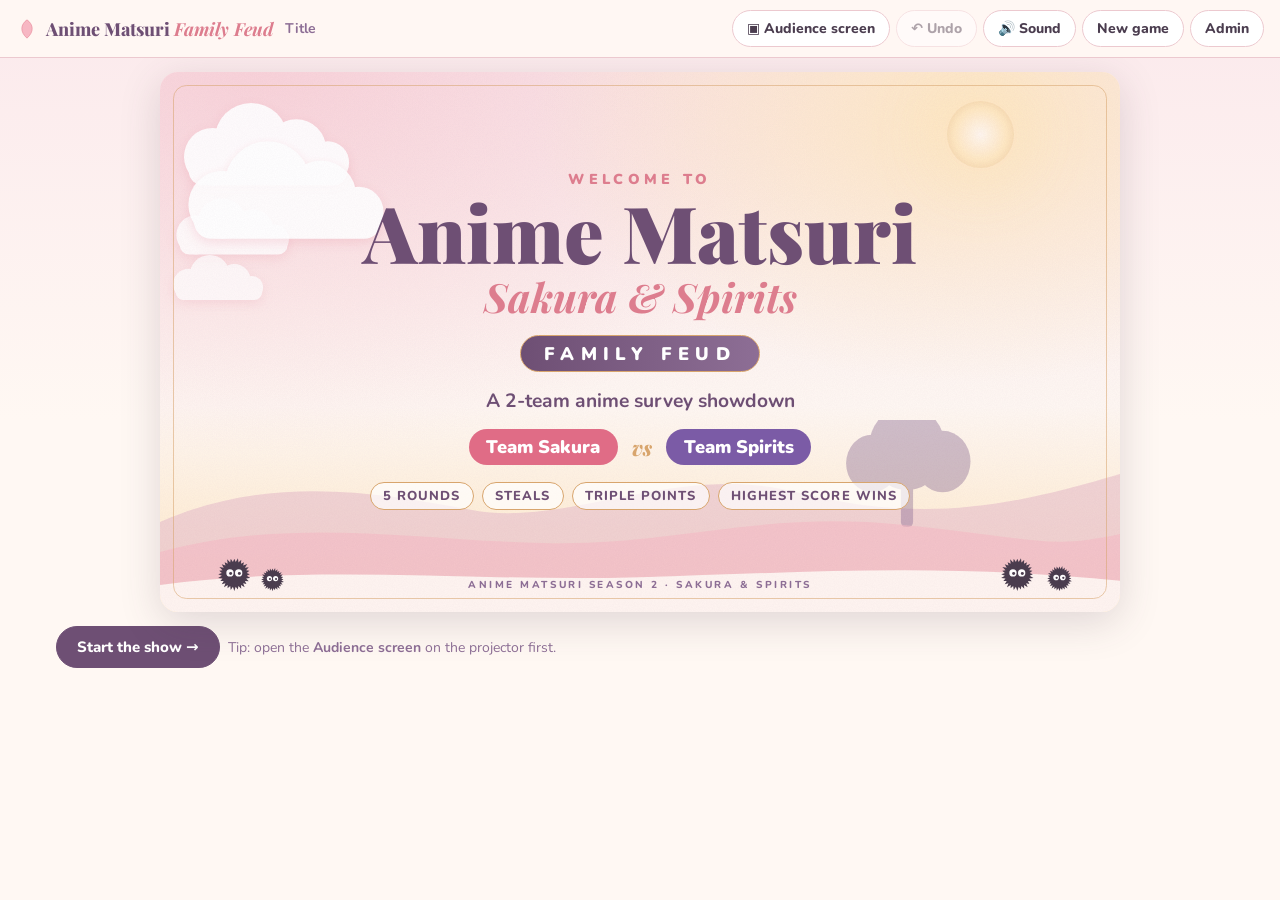
<file: index.html>
<!doctype html>
<html lang="en">
<head>
  <meta charset="utf-8">
  <meta name="viewport" content="width=device-width, initial-scale=1, viewport-fit=cover">
  <title>Anime Matsuri Family Feud</title>
  <meta name="description" content="Anime Matsuri Season 2: Sakura & Spirits — a live 2-team anime survey showdown.">
  <meta name="theme-color" content="#FFF8F3">
  <link rel="icon" href="data:image/svg+xml,%3Csvg xmlns='http://www.w3.org/2000/svg' viewBox='0 0 24 24'%3E%3Cpath d='M12 2 C 5 7 4 15 12 22 C 20 15 19 7 12 2 Z' fill='%23F7B7C3' stroke='%23E991A0'/%3E%3C/svg%3E">
  <link rel="preconnect" href="https://fonts.googleapis.com">
  <link rel="preconnect" href="https://fonts.gstatic.com" crossorigin>
  <link href="https://fonts.googleapis.com/css2?family=Nunito:wght@400;600;700;800;900&family=Playfair+Display:ital,wght@0,700;0,800;0,900;1,700&display=swap" rel="stylesheet">
  <link rel="stylesheet" href="css/style.css">
</head>
<body>
  <div class="petals" aria-hidden="true"></div>
  <div id="app"></div>
  <noscript>This game needs JavaScript.</noscript>
  <script src="js/petals.js"></script>
  <script type="module" src="js/game.js"></script>
</body>
</html>
</file>
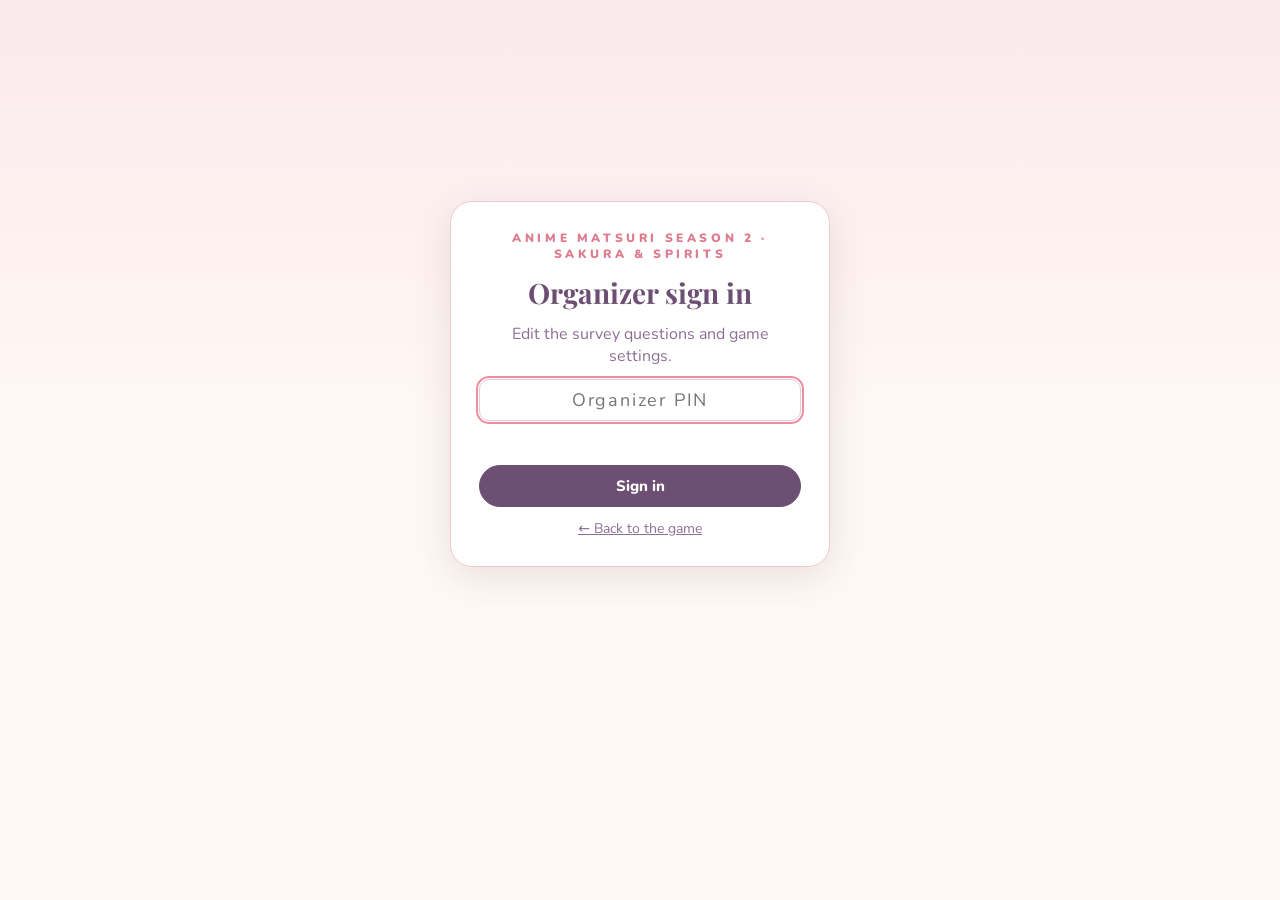
<file: admin.html>
<!doctype html>
<html lang="en">
<head>
  <meta charset="utf-8">
  <meta name="viewport" content="width=device-width, initial-scale=1, viewport-fit=cover">
  <title>Organizer Admin • Anime Matsuri Family Feud</title>
  <meta name="theme-color" content="#FFF8F3">
  <meta name="robots" content="noindex">
  <link rel="icon" href="data:image/svg+xml,%3Csvg xmlns='http://www.w3.org/2000/svg' viewBox='0 0 24 24'%3E%3Cpath d='M12 2 C 5 7 4 15 12 22 C 20 15 19 7 12 2 Z' fill='%23F7B7C3' stroke='%23E991A0'/%3E%3C/svg%3E">
  <link rel="preconnect" href="https://fonts.googleapis.com">
  <link rel="preconnect" href="https://fonts.gstatic.com" crossorigin>
  <link href="https://fonts.googleapis.com/css2?family=Nunito:wght@400;600;700;800;900&family=Playfair+Display:ital,wght@0,700;0,800;0,900;1,700&display=swap" rel="stylesheet">
  <link rel="stylesheet" href="css/style.css">
  <link rel="stylesheet" href="css/admin.css">
</head>
<body>
  <div class="petals" aria-hidden="true"></div>
  <main id="admin"></main>
  <script src="js/petals.js"></script>
  <script type="module" src="js/admin.js"></script>
</body>
</html>
</file>
<file: css/style.css>
:root {
  --cream: #FFF8F3;
  --blush: #FBE9EC;
  --pink: #F7B7C3;
  --pink-deep: #E991A0;
  --rose: #DD7D8E;
  --plum: #6E4F74;
  --plum-dark: #4B3D4F;
  --plum-soft: #8D6E95;
  --gold: #D8A56D;
  --gold-soft: #FFE8C2;
  --line: #ECC9CF;
  --team0: #E06C86;   /* Sakura */
  --team1: #7B5BA6;   /* Spirits */
  --danger: #C8394F;
  --serif: 'Playfair Display', Georgia, serif;
  --sans: 'Nunito', system-ui, sans-serif;
}

* { box-sizing: border-box; }
html, body { margin: 0; }
body {
  min-height: 100dvh;
  background: linear-gradient(180deg, var(--blush) 0, var(--cream) 420px) var(--cream);
  color: var(--plum-dark);
  font-family: var(--sans);
  -webkit-font-smoothing: antialiased;
}
button { font: inherit; color: inherit; }

/* ---------- petals ---------- */
.petals { position: fixed; inset: 0; overflow: hidden; pointer-events: none; z-index: 0; }
.petals span { position: absolute; top: -30px; opacity: .75; animation: petal-fall linear infinite; }
.petals svg { width: 100%; height: 100%; display: block; }
@keyframes petal-fall {
  0%   { transform: translate(0, -5vh) rotate(0deg); }
  100% { transform: translate(var(--drift), 110vh) rotate(540deg); }
}
#app { position: relative; z-index: 1; }

/* ---------- host layout ---------- */
.host { display: flex; flex-direction: column; min-height: 100dvh; }
.hostbar {
  display: flex; align-items: center; gap: 12px; flex-wrap: wrap;
  padding: 10px 16px; background: rgba(255, 248, 243, .92); backdrop-filter: blur(6px);
  border-bottom: 1px solid var(--line); position: sticky; top: 0; z-index: 5;
}
.brand { display: flex; align-items: center; gap: 8px; font-family: var(--serif); font-weight: 800; color: var(--plum); font-size: 18px; }
.brand svg { width: 22px; height: 22px; }
.brand em { font-style: italic; color: var(--rose); font-weight: 700; }
.where { color: var(--plum-soft); font-weight: 700; font-size: 14px; }
.bar-actions { margin-left: auto; display: flex; gap: 6px; flex-wrap: wrap; }

.stage-wrap { display: flex; justify-content: center; padding: 14px 16px 6px; }
.host .stage { width: min(100%, calc(60dvh * 16 / 9)); border-radius: 18px; box-shadow: 0 10px 40px rgba(75, 61, 79, .18); }

.controls {
  width: min(1200px, 100%); margin: 0 auto; padding: 8px 16px 32px;
  display: flex; flex-direction: column; gap: 10px;
}
.ctl-row { display: flex; align-items: center; gap: 8px; flex-wrap: wrap; }
.ctl-lbl { font-weight: 800; color: var(--plum); display: inline-flex; align-items: center; gap: 6px; }
.sep { width: 1px; align-self: stretch; background: var(--line); margin: 0 4px; }
.hint { color: var(--plum-soft); font-size: 14px; }
.warn { color: var(--danger); font-weight: 800; font-size: 13px; }

.btn {
  display: inline-flex; align-items: center; gap: 6px; text-decoration: none;
  border: 1.5px solid var(--line); background: #fff; color: var(--plum-dark);
  padding: 8px 14px; border-radius: 999px; font-weight: 800; font-size: 14px; cursor: pointer;
  transition: transform .08s, background .15s, border-color .15s;
}
.btn:hover { border-color: var(--pink-deep); background: var(--blush); }
.btn:active { transform: scale(.97); }
.btn.primary { background: var(--plum); border-color: var(--plum); color: #fff; padding: 10px 20px; font-size: 15px; }
.btn.primary:hover { background: var(--plum-dark); }
.btn.primary-lite { background: var(--gold-soft); border-color: var(--gold); }
.btn.danger { background: var(--danger); border-color: var(--danger); color: #fff; }
.btn.team-0 { border-color: var(--team0); color: var(--team0); }
.btn.team-1 { border-color: var(--team1); color: var(--team1); }
.btn.sel.team-0 { background: var(--team0); color: #fff; }
.btn.sel.team-1 { background: var(--team1); color: #fff; }
.btn.live { border-color: #3d9a6b; color: #2c7a53; }
.btn.dim { opacity: .45; }
.btn.done { opacity: .5; }

input, select {
  font: inherit; font-size: 14px; padding: 8px 10px; border-radius: 10px;
  border: 1.5px solid var(--line); background: #fff; color: var(--plum-dark); min-width: 0;
}
input:focus, select:focus, .btn:focus-visible { outline: 2px solid var(--pink-deep); outline-offset: 1px; }

.ctl-teams { display: grid; grid-template-columns: 1fr 1fr; gap: 12px; }
.ctl-team { border: 1.5px solid var(--line); border-radius: 14px; padding: 10px 12px; display: grid; gap: 6px; background: #fff; }
.ctl-team legend { font-weight: 900; padding: 0 6px; }
.ctl-team.team-0 legend { color: var(--team0); }
.ctl-team.team-1 legend { color: var(--team1); }
.team-name-in { font-weight: 800; }

.key { background: #fff; border: 1.5px dashed var(--line); border-radius: 14px; padding: 10px 12px; }
.key-h { font-size: 12px; font-weight: 800; letter-spacing: .08em; text-transform: uppercase; color: var(--plum-soft); margin-bottom: 8px; }
.key-grid { display: grid; grid-template-columns: repeat(4, 1fr); gap: 6px; }
.key-item { text-align: left; border: 1.5px solid var(--line); background: var(--cream); border-radius: 10px; padding: 7px 10px; font-size: 14px; cursor: pointer; display: flex; gap: 6px; align-items: baseline; }
div.key-item { cursor: default; }
.key-item b { color: var(--gold); }
.key-item em { margin-left: auto; font-style: normal; font-weight: 900; color: var(--plum); }
.key-item.done { opacity: .4; text-decoration: line-through; }
button.key-item:hover { border-color: var(--pink-deep); }

.fix summary { cursor: pointer; color: var(--plum-soft); font-weight: 700; font-size: 14px; }
.fix .ctl-row { margin-top: 8px; }

.fm-in { display: grid; gap: 6px; }
.fm-in-row { display: grid; grid-template-columns: minmax(0, 2.2fr) minmax(0, 1.4fr) minmax(0, 1.6fr) 44px; gap: 8px; align-items: center; background: #fff; border: 1.5px solid var(--line); border-radius: 12px; padding: 8px 10px; }
.fm-in-q { font-size: 14px; }
.fm-in-q b { color: var(--gold); }
.p1said { display: block; font-size: 12px; color: var(--plum-soft); font-weight: 700; }
.fm-in-pts { font-weight: 900; color: var(--plum); text-align: right; }
.fm-in-row .warn { grid-column: 1 / -1; }

/* ---------- audience board view ---------- */
body.is-board { background: radial-gradient(ellipse at center, #5a4560 0%, #2e2432 100%); overflow: hidden; }
body.is-board .petals { display: none; }
.board-view { height: 100dvh; display: grid; place-items: center; }
.board-view .stage { width: min(100vw, calc(100dvh * 16 / 9)); }
.sound-gate {
  position: fixed; right: 16px; top: 16px; z-index: 50; font-size: 14px;
  background: var(--plum); color: #fff; border: 0; border-radius: 999px; padding: 12px 22px; font-weight: 800; cursor: pointer;
  box-shadow: 0 8px 30px rgba(0,0,0,.35);
}
body.sound-on .sound-gate { display: none; }

/* ======================================================================
   STAGE — everything inside scales with the stage width (cqw units)
   ====================================================================== */
.stage {
  position: relative; aspect-ratio: 16 / 9; overflow: hidden;
  container-type: inline-size;
  /* painted sky: blush high up, warm cream toward the horizon */
  background:
    radial-gradient(ellipse at 84% 8%, rgba(255,232,194,.95), transparent 38%),
    radial-gradient(ellipse at 10% 0%, rgba(247,183,195,.45), transparent 50%),
    linear-gradient(180deg, #FBE9EC 0%, #FFF8F3 62%, #FFE8C2 100%);
  color: var(--plum-dark);
}
.stage-content { position: absolute; inset: 0; z-index: 1; }
.stage::before { /* hand-inked frame line */
  content: ''; position: absolute; z-index: 2; inset: 1.4cqw; border: .18cqw solid rgba(216,165,109,.55); border-radius: 1.4cqw; pointer-events: none;
}
.screen { position: absolute; inset: 0; padding: 4cqw 5cqw 4.5cqw; display: flex; flex-direction: column; }
.stage.enter .screen { animation: screen-in .45s ease-out; }
.screen.center { align-items: center; justify-content: center; text-align: center; }
@keyframes screen-in { from { opacity: 0; transform: translateY(1.2cqw); } to { opacity: 1; transform: none; } }

.st-footer { position: absolute; left: 0; right: 0; bottom: 2.1cqw; text-align: center; font-size: 1.05cqw; letter-spacing: .25em; text-transform: uppercase; color: var(--plum-soft); font-weight: 800; }
.kicker, .eyebrow { font-size: 1.5cqw; letter-spacing: .3em; text-transform: uppercase; font-weight: 900; color: var(--rose); }
.display { font-family: var(--serif); font-weight: 900; font-size: 8.2cqw; line-height: .95; margin: .6cqw 0 0; color: var(--plum); }
.display-sub { font-family: var(--serif); font-style: italic; font-weight: 700; font-size: 4.2cqw; color: var(--rose); }
.feud-mark { margin-top: 1.2cqw; display: inline-block; font-weight: 900; font-size: 1.9cqw; letter-spacing: .35em; text-transform: uppercase;
  color: #fff; background: linear-gradient(90deg, var(--plum), var(--plum-soft)); padding: .6cqw 2.4cqw; border-radius: 99cqw; border: .2cqw solid var(--gold); }
.lede { font-size: 2cqw; font-weight: 700; color: var(--plum); margin: 1.6cqw 0 0; }
.vs-line { display: flex; align-items: center; gap: 1.5cqw; margin-top: 1.6cqw; }
.chip { font-weight: 900; font-size: 1.9cqw; padding: .6cqw 1.8cqw; border-radius: 99cqw; color: #fff; }
.chip.team-0 { background: var(--team0); } .chip.team-1 { background: var(--team1); }
.vs { font-family: var(--serif); font-style: italic; font-weight: 800; font-size: 2.2cqw; color: var(--gold); }
.vs.big { font-size: 5cqw; align-self: center; }
.pills { display: flex; gap: .8cqw; margin-top: 1.8cqw; }
.pills span { border: .15cqw solid var(--gold); color: var(--plum); background: rgba(255,255,255,.7); font-weight: 800; font-size: 1.35cqw; padding: .45cqw 1.3cqw; border-radius: 99cqw; text-transform: uppercase; letter-spacing: .08em; }

.h2 { font-family: var(--serif); font-size: 4.4cqw; font-weight: 900; margin: .3cqw 0 2cqw; color: var(--plum); }
.banner-soft { margin-top: auto; align-self: center; background: var(--plum); color: #fff; font-weight: 900; letter-spacing: .25em; text-transform: uppercase; font-size: 1.5cqw; padding: .9cqw 3cqw; border-radius: 99cqw; margin-bottom: 1.6cqw; }
.screen.center .banner-soft { margin-top: 2.4cqw; }

/* teams */
.team-cards { display: grid; grid-template-columns: 1fr auto 1fr; gap: 3cqw; }
.team-card { background: rgba(255,255,255,.8); border-radius: 1.8cqw; padding: 1.8cqw 2.4cqw; border-top: .8cqw solid; }
.team-card.team-0 { border-color: var(--team0); } .team-card.team-1 { border-color: var(--team1); }
.tc-head { font-family: var(--serif); font-weight: 900; font-size: 2.8cqw; margin-bottom: .8cqw; }
.team-card.team-0 .tc-head { color: var(--team0); } .team-card.team-1 .tc-head { color: var(--team1); }
.team-card ol { margin: 0; padding-left: 2.4cqw; font-size: 2cqw; font-weight: 800; line-height: 1.75; }

/* rules */
.rules { list-style: none; margin: 0; padding: 0; display: grid; grid-template-columns: 1fr 1fr; gap: 1cqw 3cqw; }
.rules li { display: flex; align-items: center; gap: 1.2cqw; font-size: 1.75cqw; font-weight: 700; background: rgba(255,255,255,.7); padding: .9cqw 1.3cqw; border-radius: 1.2cqw; }
.rn { flex: none; width: 2.8cqw; height: 2.8cqw; display: grid; place-items: center; border-radius: 50%; background: var(--plum); color: var(--gold-soft); font-weight: 900; font-size: 1.5cqw; }

/* round intro */
.round-num { font-family: var(--serif); font-weight: 900; font-size: 9cqw; line-height: 1; color: var(--plum); }
.mult-badge { margin-top: 1cqw; font-weight: 900; font-size: 1.9cqw; letter-spacing: .2em; text-transform: uppercase; padding: .6cqw 2.4cqw; border-radius: 99cqw; color: #fff; background: var(--plum-soft); }
.mult-badge.m2 { background: var(--rose); } .mult-badge.m3 { background: linear-gradient(90deg, var(--gold), #c48a4a); }
.survey-says { margin-top: 2.6cqw; font-family: var(--serif); font-style: italic; font-size: 2.6cqw; color: var(--rose); font-weight: 700; }
.q-card { margin-top: 1cqw; max-width: 78cqw; font-size: 3.6cqw; font-weight: 900; line-height: 1.2; color: var(--plum-dark); background: #fff; padding: 2cqw 3.4cqw; border-radius: 2cqw; box-shadow: 0 1cqw 3cqw rgba(110,79,116,.15); border: .25cqw solid var(--pink); }
.faceoff { margin-top: 2cqw; font-size: 1.7cqw; color: var(--plum); font-weight: 700; }
.faceoff b { text-transform: uppercase; letter-spacing: .15em; color: var(--rose); }

/* board */
.board-screen { padding: 3cqw 4cqw 3.4cqw; gap: 1.6cqw; }
.board-top { display: grid; grid-template-columns: 17cqw 1fr 17cqw; gap: 2cqw; align-items: stretch; }
.team-panel { position: relative; border-radius: 1.6cqw; background: #fff; text-align: center; padding: 1cqw; display: flex; flex-direction: column; justify-content: center; border: .3cqw solid transparent; transition: box-shadow .3s, transform .3s; }
.team-panel.team-0 { border-color: var(--team0); } .team-panel.team-1 { border-color: var(--team1); }
.tp-name { font-weight: 900; text-transform: uppercase; letter-spacing: .12em; font-size: 1.5cqw; }
.team-0 .tp-name { color: var(--team0); } .team-1 .tp-name { color: var(--team1); }
.tp-score { font-family: var(--serif); font-weight: 900; font-size: 5cqw; line-height: 1.05; color: var(--plum-dark); font-variant-numeric: tabular-nums; }
.team-panel.in-control { transform: scale(1.04); }
.team-panel.team-0.in-control { box-shadow: 0 0 0 .5cqw rgba(224,108,134,.3), 0 0 3cqw rgba(224,108,134,.55); }
.team-panel.team-1.in-control { box-shadow: 0 0 0 .5cqw rgba(123,91,166,.3), 0 0 3cqw rgba(123,91,166,.55); }
.tp-flag { position: absolute; left: 50%; bottom: -1.2cqw; transform: translateX(-50%); white-space: nowrap; background: var(--gold); color: #fff; font-weight: 900; font-size: 1cqw; letter-spacing: .15em; padding: .3cqw 1cqw; border-radius: 99cqw; }
.board-center { text-align: center; display: flex; flex-direction: column; align-items: center; justify-content: center; gap: .5cqw; }
.round-tag { font-size: 1.2cqw; font-weight: 900; letter-spacing: .25em; text-transform: uppercase; color: var(--rose); }
.board-q { font-weight: 900; font-size: 2.3cqw; line-height: 1.2; color: var(--plum-dark); }
.bank { display: inline-flex; align-items: baseline; gap: .6cqw; background: var(--plum); color: #fff; padding: .4cqw 2cqw; border-radius: 99cqw; border: .2cqw solid var(--gold); }
.bank-num { font-family: var(--serif); font-weight: 900; font-size: 2.6cqw; font-variant-numeric: tabular-nums; }
.bank-mult { font-weight: 900; color: var(--gold-soft); font-size: 1.8cqw; }
.bank-lbl { font-size: 1cqw; letter-spacing: .2em; text-transform: uppercase; opacity: .8; font-weight: 800; }

.tiles { outline: .15cqw dashed rgba(255,232,194,.45); outline-offset: -.75cqw; flex: 1; display: grid; grid-template-columns: 1fr 1fr; grid-auto-rows: 1fr; gap: 1.1cqw 1.6cqw; padding: 1.4cqw; background: linear-gradient(160deg, var(--plum), var(--plum-dark)); border-radius: 2cqw; border: .35cqw solid var(--gold); box-shadow: inset 0 0 3cqw rgba(0,0,0,.35); }
.tile { border: 0; padding: 0; background: none; perspective: 80cqw; cursor: pointer; min-height: 0; }
.tile.empty { background: rgba(255,255,255,.06); border-radius: 1cqw; cursor: default; }
.tile-inner { position: relative; display: block; width: 100%; height: 100%; transform-style: preserve-3d; transition: transform .6s cubic-bezier(.3,1.4,.5,1); }
.tile.open .tile-inner { transform: rotateX(180deg); }
.tile.flip .tile-inner { animation: tile-flip .75s cubic-bezier(.3,1.4,.5,1) both; }
@keyframes tile-flip { from { transform: rotateX(0); } to { transform: rotateX(180deg); } }
.tile-front, .tile-back { position: absolute; inset: 0; backface-visibility: hidden; border-radius: 1.2cqw .8cqw 1.3cqw .9cqw; display: flex; align-items: center; }
.tile-front { justify-content: center; background: linear-gradient(180deg, #8D6E95, #6E4F74); border: .2cqw solid rgba(255,232,194,.5); }
.tile-num { width: 4.2cqw; height: 3.2cqw; display: grid; place-items: center; border-radius: 50%; background: var(--plum-dark); border: .2cqw solid var(--gold); color: var(--gold-soft); font-family: var(--serif); font-weight: 900; font-size: 2.1cqw; }
.tile-back { transform: rotateX(180deg); background: linear-gradient(180deg, #fff, var(--blush)); border: .2cqw solid var(--pink); justify-content: space-between; padding-left: 1.6cqw; overflow: hidden; }
.tile-ans { font-weight: 900; text-transform: uppercase; font-size: 1.85cqw; line-height: 1.05; color: var(--plum-dark); text-align: left; letter-spacing: .02em; }
.tile-pts { align-self: stretch; display: grid; place-items: center; min-width: 6cqw; background: var(--pink-deep); color: #fff; font-family: var(--serif); font-weight: 900; font-size: 2.6cqw; }
.tile.late .tile-back { filter: saturate(.35); opacity: .7; }
.host .tile:not(.open):not(.empty):hover .tile-front { filter: brightness(1.15); }

.board-bottom { display: flex; align-items: center; justify-content: center; gap: 2cqw; min-height: 4.6cqw; }
.strikes { display: flex; gap: .8cqw; }
.strike { width: 4.4cqw; height: 4.4cqw; display: grid; place-items: center; border-radius: .8cqw; font-weight: 900; font-size: 3cqw; color: rgba(110,79,116,.25); border: .25cqw solid rgba(110,79,116,.2); }
.strike.on { color: #fff; background: var(--danger); border-color: var(--danger); }
.phase { font-weight: 900; text-transform: uppercase; letter-spacing: .2em; font-size: 1.7cqw; padding: .8cqw 2.4cqw; border-radius: 99cqw; animation: pop .5s cubic-bezier(.3,1.6,.5,1); }
.faceoff-b { background: var(--gold-soft); color: var(--plum); border: .2cqw solid var(--gold); }
.steal-b { background: var(--danger); color: #fff; }
.done-b { background: var(--gold); color: #fff; }
@keyframes pop { from { transform: scale(.4); opacity: 0; } to { transform: none; opacity: 1; } }

.strike-overlay { position: absolute; inset: 0; z-index: 20; display: flex; align-items: center; justify-content: center; gap: 3cqw; pointer-events: none; background: rgba(46,36,50,.35); animation: overlay 1.3s ease forwards; }
.strike-overlay span { font-size: 22cqw; font-weight: 900; line-height: 1; color: var(--danger); text-shadow: 0 0 0 #fff, .6cqw .6cqw 0 #fff, 0 1cqw 4cqw rgba(0,0,0,.4); animation: x-pop .45s cubic-bezier(.3,1.8,.5,1) both; }
@keyframes x-pop { from { transform: scale(2.4) rotate(-12deg); opacity: 0; } to { transform: none; opacity: 1; } }
@keyframes overlay { 0%, 70% { opacity: 1; } 100% { opacity: 0; visibility: hidden; } }

/* scoreboards */
.big-scores { display: grid; grid-template-columns: 1fr 1fr; gap: 4cqw; width: 70cqw; }
.big-score { background: #fff; border-radius: 2.4cqw; padding: 2.4cqw; border-top: 1cqw solid; box-shadow: 0 1cqw 3cqw rgba(110,79,116,.12); }
.big-score.team-0 { border-color: var(--team0); } .big-score.team-1 { border-color: var(--team1); }
.bs-name { font-family: var(--serif); font-weight: 900; font-size: 3cqw; }
.big-score.team-0 .bs-name { color: var(--team0); } .big-score.team-1 .bs-name { color: var(--team1); }
.bs-num { font-family: var(--serif); font-weight: 900; font-size: 10cqw; line-height: 1.05; font-variant-numeric: tabular-nums; color: var(--plum-dark); animation: pop .6s cubic-bezier(.3,1.6,.5,1); }
.bs-lbl { font-size: 1.3cqw; letter-spacing: .25em; text-transform: uppercase; font-weight: 900; color: var(--plum-soft); }

/* fast money */
.fm-title { font-size: 9cqw; }
.fm-facts { display: flex; gap: 2.4cqw; margin-top: 2.4cqw; }
.fm-facts div { background: #fff; border-radius: 1.6cqw; padding: 1.4cqw 2.6cqw; min-width: 15cqw; border: .2cqw solid var(--line); }
.fm-facts b { display: block; font-family: var(--serif); font-size: 4.4cqw; color: var(--plum); }
.fm-facts span { font-size: 1.3cqw; letter-spacing: .2em; text-transform: uppercase; font-weight: 900; color: var(--plum-soft); }
.fm-facts .target { background: var(--plum); border-color: var(--gold); }
.fm-facts .target b { color: var(--gold-soft); } .fm-facts .target span { color: #fff; }

.fm-screen { padding: 3cqw 4cqw 3.4cqw; gap: 1.4cqw; }
.fm-head { display: flex; justify-content: space-between; align-items: center; }
.fm-player { font-family: var(--serif); font-weight: 900; font-size: 3.4cqw; color: var(--plum); }
.fm-timer { width: 9cqw; height: 9cqw; border-radius: 50%; display: grid; place-items: center; font-family: var(--serif); font-weight: 900; font-size: 4.4cqw; color: var(--gold-soft); background: var(--plum); border: .45cqw solid var(--gold); font-variant-numeric: tabular-nums; }
.fm-timer.running { animation: pulse 1s ease-in-out infinite; }
.fm-timer.low { background: var(--danger); color: #fff; }
@keyframes pulse { 50% { transform: scale(1.06); } }
.fm-grid { outline: .15cqw dashed rgba(255,232,194,.45); outline-offset: -.75cqw; flex: 1; display: grid; grid-auto-rows: 1fr; gap: .9cqw; padding: 1.3cqw; background: linear-gradient(160deg, var(--plum), var(--plum-dark)); border-radius: 2cqw; border: .35cqw solid var(--gold); }
.fm-row { display: grid; grid-template-columns: 30cqw 1fr; gap: 1cqw; min-height: 0; }
.fm-grid.two .fm-row { grid-template-columns: 26cqw 1fr 1fr; }
.fm-q { color: var(--gold-soft); font-weight: 800; font-size: 1.3cqw; display: flex; align-items: center; gap: .8cqw; line-height: 1.15; }
.fm-q span { flex: none; font-family: var(--serif); font-weight: 900; color: var(--gold); font-size: 1.8cqw; }
.fm-cell { display: grid; grid-template-columns: 1fr 6cqw; gap: .5cqw; min-height: 0; }
.fm-ans, .fm-pts { display: flex; align-items: center; border-radius: .8cqw; background: linear-gradient(180deg, #fff, var(--blush)); font-weight: 900; text-transform: uppercase; font-size: 1.7cqw; padding: 0 1.2cqw; color: var(--plum-dark); animation: pop .4s cubic-bezier(.3,1.6,.5,1); overflow: hidden; white-space: nowrap; text-overflow: ellipsis; }
.fm-pts { justify-content: center; background: var(--pink-deep); color: #fff; font-family: var(--serif); font-size: 2.2cqw; padding: 0; }
.fm-ans.blank, .fm-pts.blank { background: rgba(255,255,255,.1); animation: none; }
.fm-cell.zero .fm-pts { background: var(--danger); }
.fm-total { display: flex; align-items: center; gap: 2cqw; }
.fm-bar { flex: 1; height: 1.6cqw; background: rgba(110,79,116,.15); border-radius: 99cqw; overflow: hidden; }
.fm-bar div { height: 100%; background: linear-gradient(90deg, var(--pink-deep), var(--gold)); border-radius: 99cqw; transition: width .6s; }
.fm-total-num { font-family: var(--serif); font-weight: 900; font-size: 4cqw; color: var(--plum); font-variant-numeric: tabular-nums; }
.fm-total-num span { font-size: 2cqw; color: var(--plum-soft); }
.fm-total-num.hit { color: var(--gold); }
.fm-win { font-size: 2cqw; margin-left: auto; margin-right: 2cqw; }

/* champion */
.champion { overflow: hidden; }
.champ-name { font-size: 9.5cqw; }
.team-0-text { color: var(--team0); } .team-1-text { color: var(--team1); }
.champ-score { font-family: var(--serif); font-weight: 900; font-size: 4cqw; color: var(--plum); margin-top: 1cqw; }
.champ-runner { font-size: 1.8cqw; color: var(--plum-soft); font-weight: 800; margin-top: .6cqw; }
.petal-row { display: flex; gap: 1.6cqw; margin-top: 2cqw; }
.petal-row svg { width: 3cqw; height: 3cqw; }
.confetti { position: absolute; inset: 0; pointer-events: none; }
.confetti i { position: absolute; top: -3cqw; width: 1.3cqw; height: 1.3cqw; border-radius: 0 100% 0 100%; animation: confetti linear infinite; }
@keyframes confetti {
  25% { transform: translate(2cqw, 15cqw) rotate(120deg); }
  50% { transform: translate(-1.5cqw, 31cqw) rotate(260deg); }
  75% { transform: translate(2cqw, 46cqw) rotate(380deg); }
  100% { transform: translate(-1cqw, 62cqw) rotate(520deg); }
}

/* ---------- scenery: painted sky, clouds, hills, soot sprites ---------- */
.scenery { position: absolute; inset: 0; z-index: 0; pointer-events: none; overflow: hidden; }
.sun { position: absolute; right: 11cqw; top: 3cqw; width: 7cqw; height: 7cqw; border-radius: 50%;
  background: radial-gradient(circle, #FFF8F3 0%, var(--gold-soft) 55%, rgba(216,165,109,.55) 100%);
  box-shadow: 0 0 6cqw 2cqw rgba(255,232,194,.9); opacity: .9; }
.cloud { position: absolute; left: 0; filter: drop-shadow(0 .5cqw .6cqw rgba(233,145,160,.28)); opacity: .92; animation: cloud-drift linear infinite; }
.cloud-0 { width: 22cqw; top: 3cqw;  animation-duration: 140s; animation-delay: -30s; }
.cloud-1 { width: 15cqw; top: 13cqw; animation-duration: 110s; animation-delay: -80s; opacity: .8; }
.cloud-2 { width: 26cqw; top: 7cqw;  animation-duration: 170s; animation-delay: -120s; }
.cloud-3 { width: 12cqw; top: 19cqw; animation-duration: 95s;  animation-delay: -15s; opacity: .7; }
@keyframes cloud-drift { from { transform: translateX(-30cqw); } to { transform: translateX(110cqw); } }
.hills { position: absolute; left: 0; right: 0; bottom: 0; width: 100%; height: 20cqw; }
.hill-far { fill: var(--line); opacity: .75; }
.tree { fill: var(--plum-soft); opacity: .42; transform-box: view-box; transform-origin: 1245px 178px; transform: scale(1.45, 1.6); }
.hill-mid { fill: var(--pink); opacity: .5; }
.hill-near { fill: var(--cream); opacity: .95; }
.grain { position: absolute; inset: 0; opacity: .22; mix-blend-mode: multiply;
  background-image: url("data:image/svg+xml,%3Csvg xmlns='http://www.w3.org/2000/svg' width='160' height='160'%3E%3Cfilter id='n'%3E%3CfeTurbulence type='fractalNoise' baseFrequency='.9' numOctaves='2' stitchTiles='stitch'/%3E%3CfeColorMatrix values='0 0 0 0 .43 0 0 0 0 .31 0 0 0 0 .45 0 0 0 .35 0'/%3E%3C/filter%3E%3Crect width='100%25' height='100%25' filter='url(%23n)'/%3E%3C/svg%3E"); }
.soots { position: absolute; inset: 0; }
.soot { position: absolute; bottom: 2.2cqw; width: 3.4cqw; height: 3.4cqw; animation: soot-hop 2.4s ease-in-out infinite; }
.soot svg { width: 100%; height: 100%; display: block; animation: soot-wiggle 1.2s ease-in-out infinite; }
.soot-0 { left: 6cqw; animation-delay: -.3s; }
.soot-1 { left: 10.5cqw; width: 2.4cqw; height: 2.4cqw; animation-delay: -1.1s; }
.soot-2 { right: 9cqw; animation-delay: -.7s; }
.soot-3 { right: 5cqw; width: 2.6cqw; height: 2.6cqw; animation-delay: -1.8s; }
@keyframes soot-hop { 0%, 60%, 100% { transform: translateY(0); } 75% { transform: translateY(-1.6cqw); } 85% { transform: translateY(0) scaleY(.85); } }
@keyframes soot-wiggle { 50% { transform: rotate(8deg); } }
.s-board .soots, .s-fm .soots { display: none; }
.s-board .hills, .s-fm .hills { opacity: .55; }
.s-champion .soot { animation-duration: .9s; }
.s-champion .soot-1, .s-champion .soot-3 { animation-delay: -.45s; }

/* ---------- phone / narrow host ---------- */
@media (max-width: 760px) {
  .host .stage { border-radius: 10px; }
  .ctl-teams { grid-template-columns: 1fr; }
  .key-grid { grid-template-columns: 1fr 1fr; }
  .fm-in-row { grid-template-columns: 1fr 1fr; }
  .fm-in-q { grid-column: 1 / -1; }
  .where { display: none; }
}

@media (prefers-reduced-motion: reduce) {
  *, *::before, *::after { animation-duration: .01ms !important; animation-iteration-count: 1 !important; transition-duration: .01ms !important; }
}
</file>
<file: css/admin.css>
#admin { position: relative; z-index: 1; width: min(1100px, 100%); margin: 0 auto; padding: 24px 16px 80px; }

.signin { min-height: 80dvh; display: grid; place-items: center; }
.signin form { width: min(380px, 100%); background: #fff; border: 1.5px solid var(--line); border-radius: 22px; padding: 28px; text-align: center; box-shadow: 0 10px 40px rgba(75,61,79,.12); display: grid; gap: 12px; }
.signin h1 { font-family: var(--serif); color: var(--plum); margin: 0; font-size: 28px; }
.signin p { margin: 0; color: var(--plum-soft); }
.signin .err { color: var(--danger); font-weight: 800; min-height: 1.2em; }
.signin input { text-align: center; font-size: 18px; letter-spacing: .1em; }

.a-head { display: flex; align-items: center; gap: 12px; flex-wrap: wrap; margin-bottom: 18px; }
.a-head h1 { font-family: var(--serif); color: var(--plum); margin: 0; font-size: 30px; }
.a-head .bar-actions { margin-left: auto; }
.saved { color: #2c7a53; font-weight: 800; font-size: 14px; }
.dirty { color: var(--rose); font-weight: 800; font-size: 14px; }

.card { background: rgba(255,255,255,.92); border: 1.5px solid var(--line); border-radius: 18px; padding: 18px; margin-bottom: 16px; }
.card h2 { font-family: var(--serif); color: var(--plum); margin: 0 0 4px; font-size: 22px; }
.card .sub { color: var(--plum-soft); margin: 0 0 14px; font-size: 14px; }
.grid2 { display: grid; grid-template-columns: repeat(auto-fit, minmax(220px, 1fr)); gap: 10px; }
label.f { display: grid; gap: 4px; font-weight: 800; font-size: 13px; color: var(--plum); }
label.chk { display: flex; align-items: center; gap: 8px; font-weight: 800; font-size: 14px; color: var(--plum); }

.lineup { display: grid; gap: 8px; }
.lu-row { display: grid; grid-template-columns: 34px minmax(0, 3fr) 110px minmax(0, 1.4fr) 36px; gap: 8px; align-items: center; }
.lu-n { font-family: var(--serif); font-weight: 900; color: var(--gold); font-size: 20px; text-align: center; }
.fm-pick { display: grid; grid-template-columns: 34px minmax(0, 1fr); gap: 8px; align-items: center; }
.icon-btn { width: 34px; height: 34px; padding: 0; justify-content: center; }

.qlist { display: grid; gap: 10px; }
.q { border: 1.5px solid var(--line); border-radius: 14px; background: #fff; }
.q > summary { list-style: none; cursor: pointer; padding: 12px 14px; display: flex; gap: 8px; align-items: center; flex-wrap: wrap; }
.q > summary::-webkit-details-marker { display: none; }
.q-title { font-weight: 800; color: var(--plum-dark); }
.tag { font-size: 11px; font-weight: 900; letter-spacing: .08em; text-transform: uppercase; padding: 3px 8px; border-radius: 99px; background: var(--blush); color: var(--rose); }
.tag.fm { background: var(--gold-soft); color: #9a6b33; }
.tag.new { background: #e3f4ea; color: #2c7a53; }
.tag.used { background: var(--plum); color: #fff; }
.q-sum { margin-left: auto; font-size: 13px; color: var(--plum-soft); font-weight: 800; }
.q-body { padding: 0 14px 14px; display: grid; gap: 8px; }
.ans { display: grid; grid-template-columns: 26px minmax(0, 1fr) 80px 34px; gap: 6px; align-items: center; }
.ans b { color: var(--gold); text-align: center; }
.q-actions { display: flex; gap: 8px; flex-wrap: wrap; }
.filter { display: flex; gap: 6px; flex-wrap: wrap; margin-bottom: 10px; }

.note { font-size: 13px; color: var(--plum-soft); background: var(--blush); border-radius: 12px; padding: 10px 12px; }

@media (max-width: 640px) {
  .lu-row { grid-template-columns: 28px minmax(0, 1fr) 90px 34px; }
  .lu-row .lu-label { grid-column: 2 / 4; }
}
</file>
